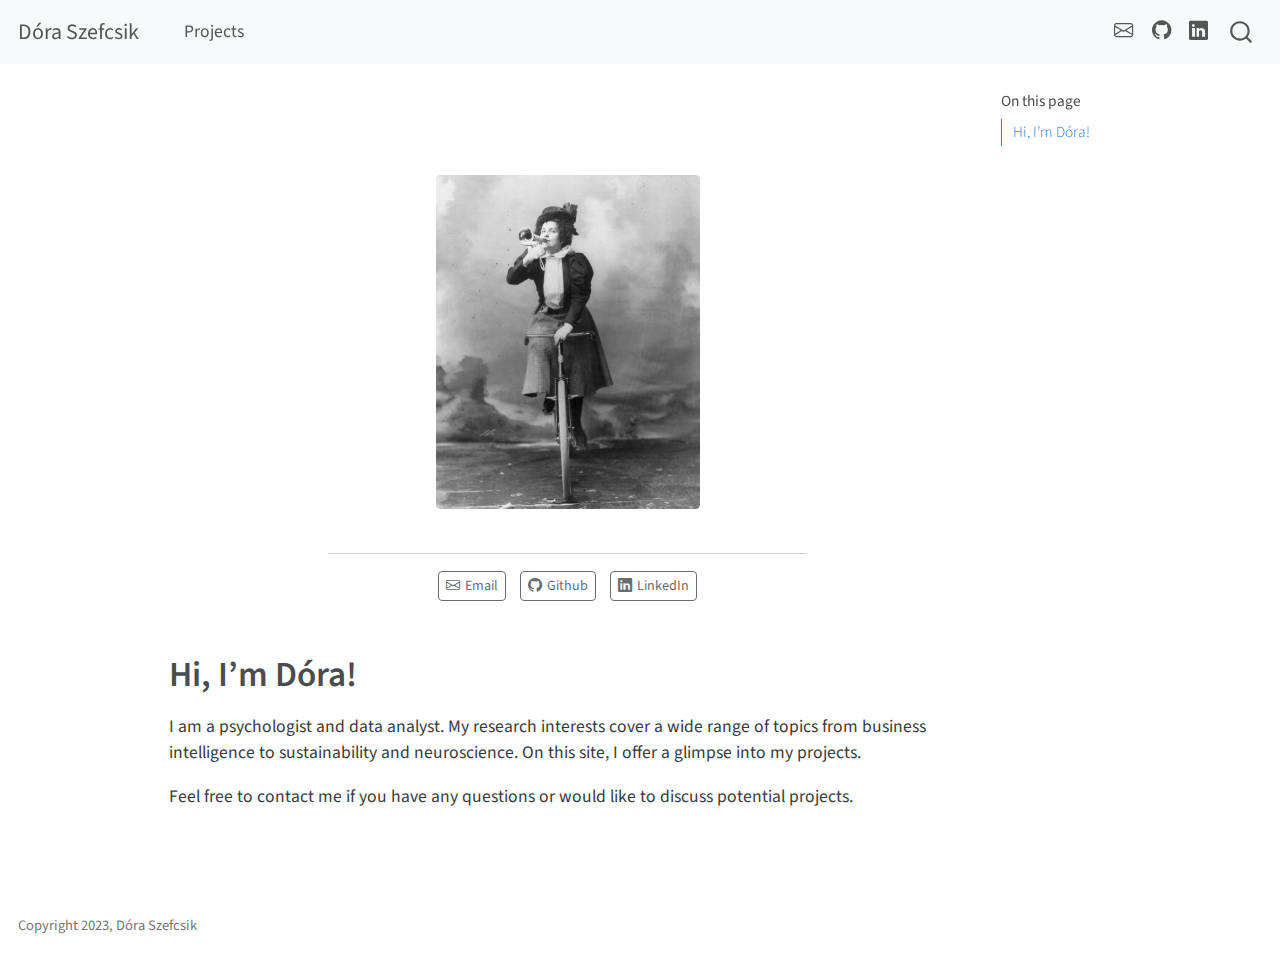
<file: docs/index.html>
<!DOCTYPE html>
<html xmlns="http://www.w3.org/1999/xhtml" lang="en" xml:lang="en"><head>

<meta charset="utf-8">
<meta name="generator" content="quarto-1.3.353">

<meta name="viewport" content="width=device-width, initial-scale=1.0, user-scalable=yes">


<title>Dóra Szefcsik</title>
<style>
code{white-space: pre-wrap;}
span.smallcaps{font-variant: small-caps;}
div.columns{display: flex; gap: min(4vw, 1.5em);}
div.column{flex: auto; overflow-x: auto;}
div.hanging-indent{margin-left: 1.5em; text-indent: -1.5em;}
ul.task-list{list-style: none;}
ul.task-list li input[type="checkbox"] {
  width: 0.8em;
  margin: 0 0.8em 0.2em -1em; /* quarto-specific, see https://github.com/quarto-dev/quarto-cli/issues/4556 */ 
  vertical-align: middle;
}
</style>


<script src="site_libs/quarto-nav/quarto-nav.js"></script>
<script src="site_libs/clipboard/clipboard.min.js"></script>
<script src="site_libs/quarto-search/autocomplete.umd.js"></script>
<script src="site_libs/quarto-search/fuse.min.js"></script>
<script src="site_libs/quarto-search/quarto-search.js"></script>
<meta name="quarto:offset" content="./">
<script src="site_libs/quarto-html/quarto.js"></script>
<script src="site_libs/quarto-html/popper.min.js"></script>
<script src="site_libs/quarto-html/tippy.umd.min.js"></script>
<link href="site_libs/quarto-html/tippy.css" rel="stylesheet">
<link href="site_libs/quarto-html/quarto-syntax-highlighting.css" rel="stylesheet" id="quarto-text-highlighting-styles">
<script src="site_libs/bootstrap/bootstrap.min.js"></script>
<link href="site_libs/bootstrap/bootstrap-icons.css" rel="stylesheet">
<link href="site_libs/bootstrap/bootstrap.min.css" rel="stylesheet" id="quarto-bootstrap" data-mode="light">
<script id="quarto-search-options" type="application/json">{
  "location": "navbar",
  "copy-button": false,
  "collapse-after": 3,
  "panel-placement": "end",
  "type": "overlay",
  "limit": 20,
  "language": {
    "search-no-results-text": "No results",
    "search-matching-documents-text": "matching documents",
    "search-copy-link-title": "Copy link to search",
    "search-hide-matches-text": "Hide additional matches",
    "search-more-match-text": "more match in this document",
    "search-more-matches-text": "more matches in this document",
    "search-clear-button-title": "Clear",
    "search-detached-cancel-button-title": "Cancel",
    "search-submit-button-title": "Submit"
  }
}</script>


</head>

<body class="nav-fixed">

<div id="quarto-search-results"></div>
  <header id="quarto-header" class="headroom fixed-top">
    <nav class="navbar navbar-expand-lg navbar-dark ">
      <div class="navbar-container container-fluid">
      <div class="navbar-brand-container">
    <a class="navbar-brand" href="./index.html">
    <span class="navbar-title">Dóra Szefcsik</span>
    </a>
  </div>
            <div id="quarto-search" class="" title="Search"></div>
          <button class="navbar-toggler" type="button" data-bs-toggle="collapse" data-bs-target="#navbarCollapse" aria-controls="navbarCollapse" aria-expanded="false" aria-label="Toggle navigation" onclick="if (window.quartoToggleHeadroom) { window.quartoToggleHeadroom(); }">
  <span class="navbar-toggler-icon"></span>
</button>
          <div class="collapse navbar-collapse" id="navbarCollapse">
            <ul class="navbar-nav navbar-nav-scroll me-auto">
  <li class="nav-item">
    <a class="nav-link" href="./projects/index.html" rel="" target="">
 <span class="menu-text">Projects</span></a>
  </li>  
</ul>
            <ul class="navbar-nav navbar-nav-scroll ms-auto">
  <li class="nav-item compact">
    <a class="nav-link" href="mailto:dora.szefcsik@gmail.com" rel="" target=""><i class="bi bi-envelope" role="img" aria-label="email">
</i> 
 <span class="menu-text"></span></a>
  </li>  
  <li class="nav-item compact">
    <a class="nav-link" href="https://github.com/doraszefcsik" rel="" target=""><i class="bi bi-github" role="img">
</i> 
 <span class="menu-text"></span></a>
  </li>  
  <li class="nav-item compact">
    <a class="nav-link" href="https://www.linkedin.com/in/doraszefcsik/" rel="" target=""><i class="bi bi-linkedin" role="img">
</i> 
 <span class="menu-text"></span></a>
  </li>  
</ul>
            <div class="quarto-navbar-tools">
</div>
          </div> <!-- /navcollapse -->
      </div> <!-- /container-fluid -->
    </nav>
</header>
<!-- content -->
<div id="quarto-content" class="quarto-container page-columns page-rows-contents page-layout-article page-navbar">
<!-- sidebar -->
<!-- margin-sidebar -->
    <div id="quarto-margin-sidebar" class="sidebar margin-sidebar">
        <nav id="TOC" role="doc-toc" class="toc-active">
    <h2 id="toc-title">On this page</h2>
   
  <ul>
  <li><a href="#hi-im-dóra" id="toc-hi-im-dóra" class="nav-link active" data-scroll-target="#hi-im-dóra">Hi, I’m Dóra!</a></li>
  </ul>
</nav>
    </div>
<!-- main -->
<main class="content" id="quarto-document-content">



<div class="quarto-about-jolla">
  <img src="img/image.jpg" class="about-image
  rounded " style="width: 15em;">
 <div id="about-block">
</div> 
  <hr class="about-sep">
   <div class="about-links">
  <a href="mailto:dora.szefcsik@gmail.com" class="about-link" rel="" target="">
    <i class="bi bi-envelope"></i>
     <span class="about-link-text">Email</span>
  </a>
  <a href="https://github.com/doraszefcsik" class="about-link" rel="" target="">
    <i class="bi bi-github"></i>
     <span class="about-link-text">Github</span>
  </a>
  <a href="https://www.linkedin.com/in/doraszefcsik/" class="about-link" rel="" target="">
    <i class="bi bi-linkedin"></i>
     <span class="about-link-text">LinkedIn</span>
  </a>
</div>
</div>

<section id="hi-im-dóra" class="level1">
<h1>Hi, I’m Dóra!</h1>
<p>I am a psychologist and data analyst. My research interests cover a wide range of topics from business intelligence to sustainability and neuroscience. On this site, I offer a glimpse into my projects.</p>
<p>Feel free to contact me if you have any questions or would like to discuss potential projects.</p>



</section>

</main> <!-- /main -->
<script id="quarto-html-after-body" type="application/javascript">
window.document.addEventListener("DOMContentLoaded", function (event) {
  const toggleBodyColorMode = (bsSheetEl) => {
    const mode = bsSheetEl.getAttribute("data-mode");
    const bodyEl = window.document.querySelector("body");
    if (mode === "dark") {
      bodyEl.classList.add("quarto-dark");
      bodyEl.classList.remove("quarto-light");
    } else {
      bodyEl.classList.add("quarto-light");
      bodyEl.classList.remove("quarto-dark");
    }
  }
  const toggleBodyColorPrimary = () => {
    const bsSheetEl = window.document.querySelector("link#quarto-bootstrap");
    if (bsSheetEl) {
      toggleBodyColorMode(bsSheetEl);
    }
  }
  toggleBodyColorPrimary();  
  const isCodeAnnotation = (el) => {
    for (const clz of el.classList) {
      if (clz.startsWith('code-annotation-')) {                     
        return true;
      }
    }
    return false;
  }
  const clipboard = new window.ClipboardJS('.code-copy-button', {
    text: function(trigger) {
      const codeEl = trigger.previousElementSibling.cloneNode(true);
      for (const childEl of codeEl.children) {
        if (isCodeAnnotation(childEl)) {
          childEl.remove();
        }
      }
      return codeEl.innerText;
    }
  });
  clipboard.on('success', function(e) {
    // button target
    const button = e.trigger;
    // don't keep focus
    button.blur();
    // flash "checked"
    button.classList.add('code-copy-button-checked');
    var currentTitle = button.getAttribute("title");
    button.setAttribute("title", "Copied!");
    let tooltip;
    if (window.bootstrap) {
      button.setAttribute("data-bs-toggle", "tooltip");
      button.setAttribute("data-bs-placement", "left");
      button.setAttribute("data-bs-title", "Copied!");
      tooltip = new bootstrap.Tooltip(button, 
        { trigger: "manual", 
          customClass: "code-copy-button-tooltip",
          offset: [0, -8]});
      tooltip.show();    
    }
    setTimeout(function() {
      if (tooltip) {
        tooltip.hide();
        button.removeAttribute("data-bs-title");
        button.removeAttribute("data-bs-toggle");
        button.removeAttribute("data-bs-placement");
      }
      button.setAttribute("title", currentTitle);
      button.classList.remove('code-copy-button-checked');
    }, 1000);
    // clear code selection
    e.clearSelection();
  });
  function tippyHover(el, contentFn) {
    const config = {
      allowHTML: true,
      content: contentFn,
      maxWidth: 500,
      delay: 100,
      arrow: false,
      appendTo: function(el) {
          return el.parentElement;
      },
      interactive: true,
      interactiveBorder: 10,
      theme: 'quarto',
      placement: 'bottom-start'
    };
    window.tippy(el, config); 
  }
  const noterefs = window.document.querySelectorAll('a[role="doc-noteref"]');
  for (var i=0; i<noterefs.length; i++) {
    const ref = noterefs[i];
    tippyHover(ref, function() {
      // use id or data attribute instead here
      let href = ref.getAttribute('data-footnote-href') || ref.getAttribute('href');
      try { href = new URL(href).hash; } catch {}
      const id = href.replace(/^#\/?/, "");
      const note = window.document.getElementById(id);
      return note.innerHTML;
    });
  }
      let selectedAnnoteEl;
      const selectorForAnnotation = ( cell, annotation) => {
        let cellAttr = 'data-code-cell="' + cell + '"';
        let lineAttr = 'data-code-annotation="' +  annotation + '"';
        const selector = 'span[' + cellAttr + '][' + lineAttr + ']';
        return selector;
      }
      const selectCodeLines = (annoteEl) => {
        const doc = window.document;
        const targetCell = annoteEl.getAttribute("data-target-cell");
        const targetAnnotation = annoteEl.getAttribute("data-target-annotation");
        const annoteSpan = window.document.querySelector(selectorForAnnotation(targetCell, targetAnnotation));
        const lines = annoteSpan.getAttribute("data-code-lines").split(",");
        const lineIds = lines.map((line) => {
          return targetCell + "-" + line;
        })
        let top = null;
        let height = null;
        let parent = null;
        if (lineIds.length > 0) {
            //compute the position of the single el (top and bottom and make a div)
            const el = window.document.getElementById(lineIds[0]);
            top = el.offsetTop;
            height = el.offsetHeight;
            parent = el.parentElement.parentElement;
          if (lineIds.length > 1) {
            const lastEl = window.document.getElementById(lineIds[lineIds.length - 1]);
            const bottom = lastEl.offsetTop + lastEl.offsetHeight;
            height = bottom - top;
          }
          if (top !== null && height !== null && parent !== null) {
            // cook up a div (if necessary) and position it 
            let div = window.document.getElementById("code-annotation-line-highlight");
            if (div === null) {
              div = window.document.createElement("div");
              div.setAttribute("id", "code-annotation-line-highlight");
              div.style.position = 'absolute';
              parent.appendChild(div);
            }
            div.style.top = top - 2 + "px";
            div.style.height = height + 4 + "px";
            let gutterDiv = window.document.getElementById("code-annotation-line-highlight-gutter");
            if (gutterDiv === null) {
              gutterDiv = window.document.createElement("div");
              gutterDiv.setAttribute("id", "code-annotation-line-highlight-gutter");
              gutterDiv.style.position = 'absolute';
              const codeCell = window.document.getElementById(targetCell);
              const gutter = codeCell.querySelector('.code-annotation-gutter');
              gutter.appendChild(gutterDiv);
            }
            gutterDiv.style.top = top - 2 + "px";
            gutterDiv.style.height = height + 4 + "px";
          }
          selectedAnnoteEl = annoteEl;
        }
      };
      const unselectCodeLines = () => {
        const elementsIds = ["code-annotation-line-highlight", "code-annotation-line-highlight-gutter"];
        elementsIds.forEach((elId) => {
          const div = window.document.getElementById(elId);
          if (div) {
            div.remove();
          }
        });
        selectedAnnoteEl = undefined;
      };
      // Attach click handler to the DT
      const annoteDls = window.document.querySelectorAll('dt[data-target-cell]');
      for (const annoteDlNode of annoteDls) {
        annoteDlNode.addEventListener('click', (event) => {
          const clickedEl = event.target;
          if (clickedEl !== selectedAnnoteEl) {
            unselectCodeLines();
            const activeEl = window.document.querySelector('dt[data-target-cell].code-annotation-active');
            if (activeEl) {
              activeEl.classList.remove('code-annotation-active');
            }
            selectCodeLines(clickedEl);
            clickedEl.classList.add('code-annotation-active');
          } else {
            // Unselect the line
            unselectCodeLines();
            clickedEl.classList.remove('code-annotation-active');
          }
        });
      }
  const findCites = (el) => {
    const parentEl = el.parentElement;
    if (parentEl) {
      const cites = parentEl.dataset.cites;
      if (cites) {
        return {
          el,
          cites: cites.split(' ')
        };
      } else {
        return findCites(el.parentElement)
      }
    } else {
      return undefined;
    }
  };
  var bibliorefs = window.document.querySelectorAll('a[role="doc-biblioref"]');
  for (var i=0; i<bibliorefs.length; i++) {
    const ref = bibliorefs[i];
    const citeInfo = findCites(ref);
    if (citeInfo) {
      tippyHover(citeInfo.el, function() {
        var popup = window.document.createElement('div');
        citeInfo.cites.forEach(function(cite) {
          var citeDiv = window.document.createElement('div');
          citeDiv.classList.add('hanging-indent');
          citeDiv.classList.add('csl-entry');
          var biblioDiv = window.document.getElementById('ref-' + cite);
          if (biblioDiv) {
            citeDiv.innerHTML = biblioDiv.innerHTML;
          }
          popup.appendChild(citeDiv);
        });
        return popup.innerHTML;
      });
    }
  }
});
</script>
</div> <!-- /content -->
<footer class="footer">
  <div class="nav-footer">
    <div class="nav-footer-left">Copyright 2023, Dóra Szefcsik</div>   
    <div class="nav-footer-center">
      &nbsp;
    </div>
    <div class="nav-footer-right">
      &nbsp;
    </div>
  </div>
</footer>



</body></html>
</file>
<file: docs/site_libs/quarto-html/tippy.css>
.tippy-box[data-animation=fade][data-state=hidden]{opacity:0}[data-tippy-root]{max-width:calc(100vw - 10px)}.tippy-box{position:relative;background-color:#333;color:#fff;border-radius:4px;font-size:14px;line-height:1.4;white-space:normal;outline:0;transition-property:transform,visibility,opacity}.tippy-box[data-placement^=top]>.tippy-arrow{bottom:0}.tippy-box[data-placement^=top]>.tippy-arrow:before{bottom:-7px;left:0;border-width:8px 8px 0;border-top-color:initial;transform-origin:center top}.tippy-box[data-placement^=bottom]>.tippy-arrow{top:0}.tippy-box[data-placement^=bottom]>.tippy-arrow:before{top:-7px;left:0;border-width:0 8px 8px;border-bottom-color:initial;transform-origin:center bottom}.tippy-box[data-placement^=left]>.tippy-arrow{right:0}.tippy-box[data-placement^=left]>.tippy-arrow:before{border-width:8px 0 8px 8px;border-left-color:initial;right:-7px;transform-origin:center left}.tippy-box[data-placement^=right]>.tippy-arrow{left:0}.tippy-box[data-placement^=right]>.tippy-arrow:before{left:-7px;border-width:8px 8px 8px 0;border-right-color:initial;transform-origin:center right}.tippy-box[data-inertia][data-state=visible]{transition-timing-function:cubic-bezier(.54,1.5,.38,1.11)}.tippy-arrow{width:16px;height:16px;color:#333}.tippy-arrow:before{content:"";position:absolute;border-color:transparent;border-style:solid}.tippy-content{position:relative;padding:5px 9px;z-index:1}
</file>
<file: docs/site_libs/quarto-html/quarto-syntax-highlighting.css>
/* quarto syntax highlight colors */
:root {
  --quarto-hl-ot-color: #003B4F;
  --quarto-hl-at-color: #657422;
  --quarto-hl-ss-color: #20794D;
  --quarto-hl-an-color: #5E5E5E;
  --quarto-hl-fu-color: #4758AB;
  --quarto-hl-st-color: #20794D;
  --quarto-hl-cf-color: #003B4F;
  --quarto-hl-op-color: #5E5E5E;
  --quarto-hl-er-color: #AD0000;
  --quarto-hl-bn-color: #AD0000;
  --quarto-hl-al-color: #AD0000;
  --quarto-hl-va-color: #111111;
  --quarto-hl-bu-color: inherit;
  --quarto-hl-ex-color: inherit;
  --quarto-hl-pp-color: #AD0000;
  --quarto-hl-in-color: #5E5E5E;
  --quarto-hl-vs-color: #20794D;
  --quarto-hl-wa-color: #5E5E5E;
  --quarto-hl-do-color: #5E5E5E;
  --quarto-hl-im-color: #00769E;
  --quarto-hl-ch-color: #20794D;
  --quarto-hl-dt-color: #AD0000;
  --quarto-hl-fl-color: #AD0000;
  --quarto-hl-co-color: #5E5E5E;
  --quarto-hl-cv-color: #5E5E5E;
  --quarto-hl-cn-color: #8f5902;
  --quarto-hl-sc-color: #5E5E5E;
  --quarto-hl-dv-color: #AD0000;
  --quarto-hl-kw-color: #003B4F;
}

/* other quarto variables */
:root {
  --quarto-font-monospace: SFMono-Regular, Menlo, Monaco, Consolas, "Liberation Mono", "Courier New", monospace;
}

pre > code.sourceCode > span {
  color: #003B4F;
}

code span {
  color: #003B4F;
}

code.sourceCode > span {
  color: #003B4F;
}

div.sourceCode,
div.sourceCode pre.sourceCode {
  color: #003B4F;
}

code span.ot {
  color: #003B4F;
  font-style: inherit;
}

code span.at {
  color: #657422;
  font-style: inherit;
}

code span.ss {
  color: #20794D;
  font-style: inherit;
}

code span.an {
  color: #5E5E5E;
  font-style: inherit;
}

code span.fu {
  color: #4758AB;
  font-style: inherit;
}

code span.st {
  color: #20794D;
  font-style: inherit;
}

code span.cf {
  color: #003B4F;
  font-style: inherit;
}

code span.op {
  color: #5E5E5E;
  font-style: inherit;
}

code span.er {
  color: #AD0000;
  font-style: inherit;
}

code span.bn {
  color: #AD0000;
  font-style: inherit;
}

code span.al {
  color: #AD0000;
  font-style: inherit;
}

code span.va {
  color: #111111;
  font-style: inherit;
}

code span.bu {
  font-style: inherit;
}

code span.ex {
  font-style: inherit;
}

code span.pp {
  color: #AD0000;
  font-style: inherit;
}

code span.in {
  color: #5E5E5E;
  font-style: inherit;
}

code span.vs {
  color: #20794D;
  font-style: inherit;
}

code span.wa {
  color: #5E5E5E;
  font-style: italic;
}

code span.do {
  color: #5E5E5E;
  font-style: italic;
}

code span.im {
  color: #00769E;
  font-style: inherit;
}

code span.ch {
  color: #20794D;
  font-style: inherit;
}

code span.dt {
  color: #AD0000;
  font-style: inherit;
}

code span.fl {
  color: #AD0000;
  font-style: inherit;
}

code span.co {
  color: #5E5E5E;
  font-style: inherit;
}

code span.cv {
  color: #5E5E5E;
  font-style: italic;
}

code span.cn {
  color: #8f5902;
  font-style: inherit;
}

code span.sc {
  color: #5E5E5E;
  font-style: inherit;
}

code span.dv {
  color: #AD0000;
  font-style: inherit;
}

code span.kw {
  color: #003B4F;
  font-style: inherit;
}

.prevent-inlining {
  content: "</";
}

/*# sourceMappingURL=debc5d5d77c3f9108843748ff7464032.css.map */
</file>
